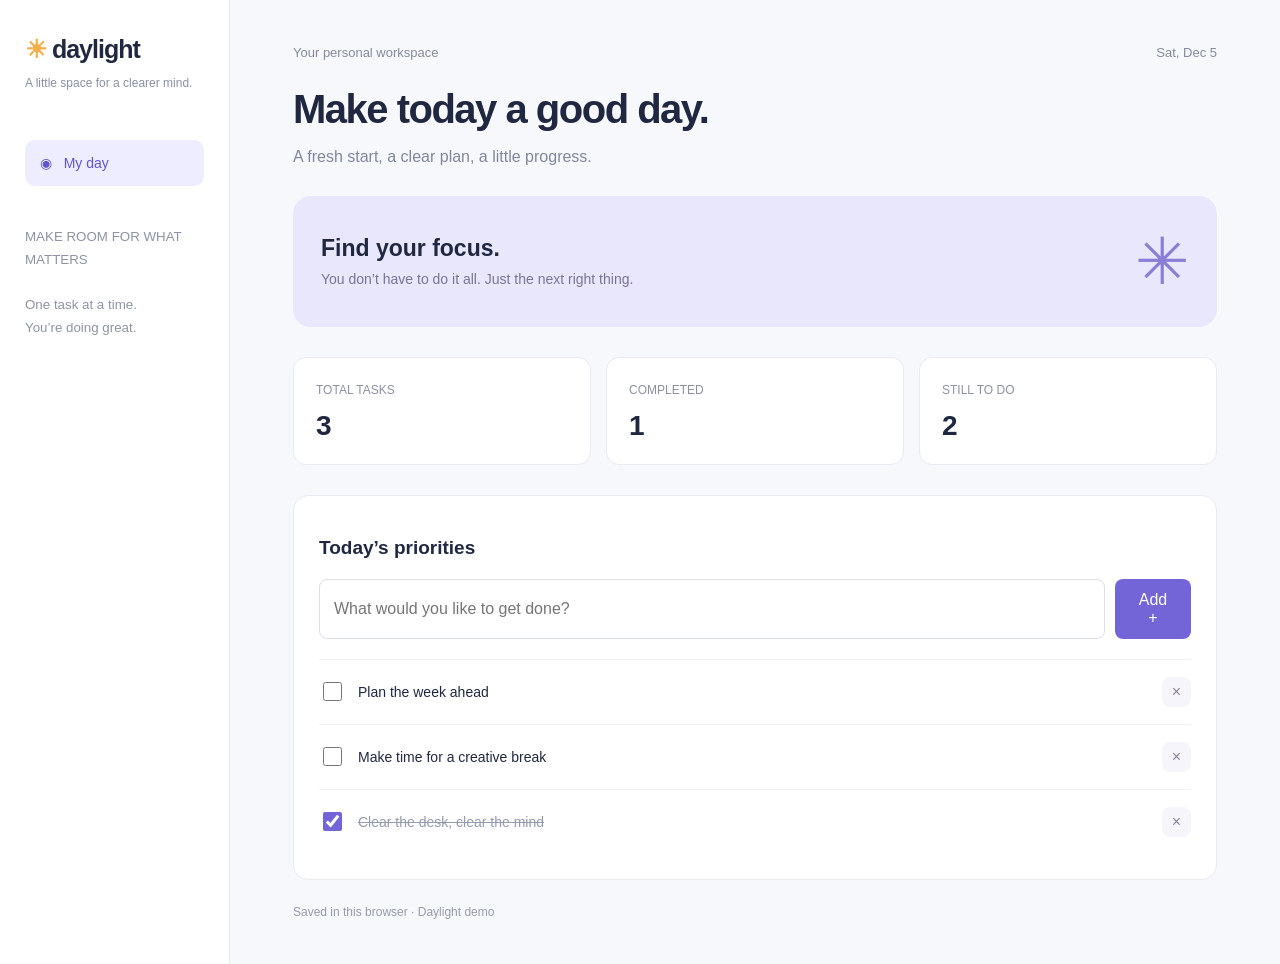
<file: planner/index.html>
<!doctype html><html lang="en"><head><meta charset="UTF-8"><meta name="viewport" content="width=device-width,initial-scale=1"><title>Daylight — Your daily planner</title><style>
*{box-sizing:border-box}body{margin:0;background:#f7f8fc;color:#202741;font-family:Arial,sans-serif}.layout{display:grid;grid-template-columns:230px 1fr;min-height:100vh}aside{background:white;border-right:1px solid #e7e9f1;padding:35px 25px}.brand{font-size:25px;font-weight:bold;letter-spacing:-1px}.sun{color:#f5ae48}aside p{font-size:12px;color:#8990a3;margin-bottom:50px}.nav{background:#eeedff;color:#6054cb;padding:15px;border-radius:10px;font-size:14px}aside small{display:block;margin-top:40px;color:#8d93a3;line-height:1.7}main{max-width:1100px;width:100%;padding:45px 6%;margin:auto}.top{display:flex;justify-content:space-between;color:#858b9d;font-size:13px}h1{font-size:40px;letter-spacing:-1.5px;margin-bottom:10px}.subtitle{color:#80879b}.banner{margin:30px 0;background:#e9e7fc;padding:28px;border-radius:18px;display:flex;align-items:center;justify-content:space-between}.banner h2{margin:0 0 9px;font-size:23px}.banner p{margin:0;color:#797496;font-size:14px}.flower{font-size:65px;color:#8a7ed7}.stats{display:grid;grid-template-columns:repeat(3,1fr);gap:15px}.stat{background:white;border:1px solid #e9eaf2;padding:22px;border-radius:13px}.stat span{color:#8b91a2;font-size:12px}.stat b{display:block;font-size:28px;margin-top:12px}section{margin-top:30px;background:white;border:1px solid #e9eaf2;padding:25px;border-radius:15px}h2{font-size:19px}form{display:flex;gap:10px;margin:20px 0}input[type=text]{width:100%;padding:14px;border:1px solid #dcdfea;border-radius:8px;font:inherit}button{background:#7365d8;color:white;border:0;border-radius:8px;padding:12px 19px;cursor:pointer;font:inherit}ul{list-style:none;padding:0;margin:0}li{display:flex;align-items:center;gap:13px;padding:17px 0;border-top:1px solid #f0f1f6}li span{flex:1;font-size:14px}li.done span{text-decoration:line-through;color:#959bae}input[type=checkbox]{width:19px;height:19px;accent-color:#7365d8}li button{background:#f6f5fc;color:#8a819f;padding:6px 10px}footer{color:#969bac;font-size:12px;margin-top:25px}@media(max-width:700px){.layout{grid-template-columns:1fr}aside{padding:20px}.nav,aside p,aside small{display:none}main{padding:25px 5%}h1{font-size:32px}.stat{padding:15px}.flower{font-size:45px}}
</style></head><body><div class="layout"><aside><div class="brand"><span class="sun">☀</span> daylight</div><p>A little space for a clearer mind.</p><div class="nav">◉ &nbsp; My day</div><small>MAKE ROOM FOR WHAT MATTERS<br><br>One task at a time.<br>You’re doing great.</small></aside><main><div class="top"><span>Your personal workspace</span><span id="date"></span></div><h1>Make today a good day.</h1><p class="subtitle">A fresh start, a clear plan, a little progress.</p><div class="banner"><div><h2>Find your focus.</h2><p>You don’t have to do it all. Just the next right thing.</p></div><div class="flower" aria-hidden="true">✳</div></div><div class="stats"><div class="stat"><span>TOTAL TASKS</span><b id="total">0</b></div><div class="stat"><span>COMPLETED</span><b id="completed">0</b></div><div class="stat"><span>STILL TO DO</span><b id="remaining">0</b></div></div><section><h2>Today’s priorities</h2><form id="form"><input id="task" type="text" maxlength="200" placeholder="What would you like to get done?" aria-label="New task" required><button>Add +</button></form><ul id="tasks"></ul><p id="empty" class="subtitle" hidden>A clear day ahead. Add your first task above.</p></section><footer>Saved in this browser · Daylight demo</footer></main></div><script>
let items;try{items=JSON.parse(localStorage.getItem('daylight-tasks'))}catch{}if(!Array.isArray(items))items=[{text:'Plan the week ahead',done:false},{text:'Make time for a creative break',done:false},{text:'Clear the desk, clear the mind',done:true}];items=items.filter(x=>x&&typeof x.text==='string'&&typeof x.done==='boolean');
const list=document.getElementById('tasks');function render(){list.replaceChildren();items.forEach((item,index)=>{const li=document.createElement('li');li.className=item.done?'done':'';const check=document.createElement('input');check.type='checkbox';check.checked=item.done;check.setAttribute('aria-label','Complete '+item.text);check.onchange=()=>{item.done=check.checked;render()};const label=document.createElement('span');label.textContent=item.text;const del=document.createElement('button');del.textContent='×';del.setAttribute('aria-label','Delete '+item.text);del.onclick=()=>{items.splice(index,1);render()};li.append(check,label,del);list.append(li)});const done=items.filter(x=>x.done).length;document.getElementById('total').textContent=items.length;document.getElementById('completed').textContent=done;document.getElementById('remaining').textContent=items.length-done;document.getElementById('empty').hidden=items.length>0;try{localStorage.setItem('daylight-tasks',JSON.stringify(items))}catch{}}
document.getElementById('form').onsubmit=e=>{e.preventDefault();const input=document.getElementById('task');if(input.value.trim()){items.push({text:input.value.trim(),done:false});input.value='';render()}};document.getElementById('date').textContent=new Date().toLocaleDateString(undefined,{weekday:'short',month:'short',day:'numeric'});render();
</script></body></html>
</file>
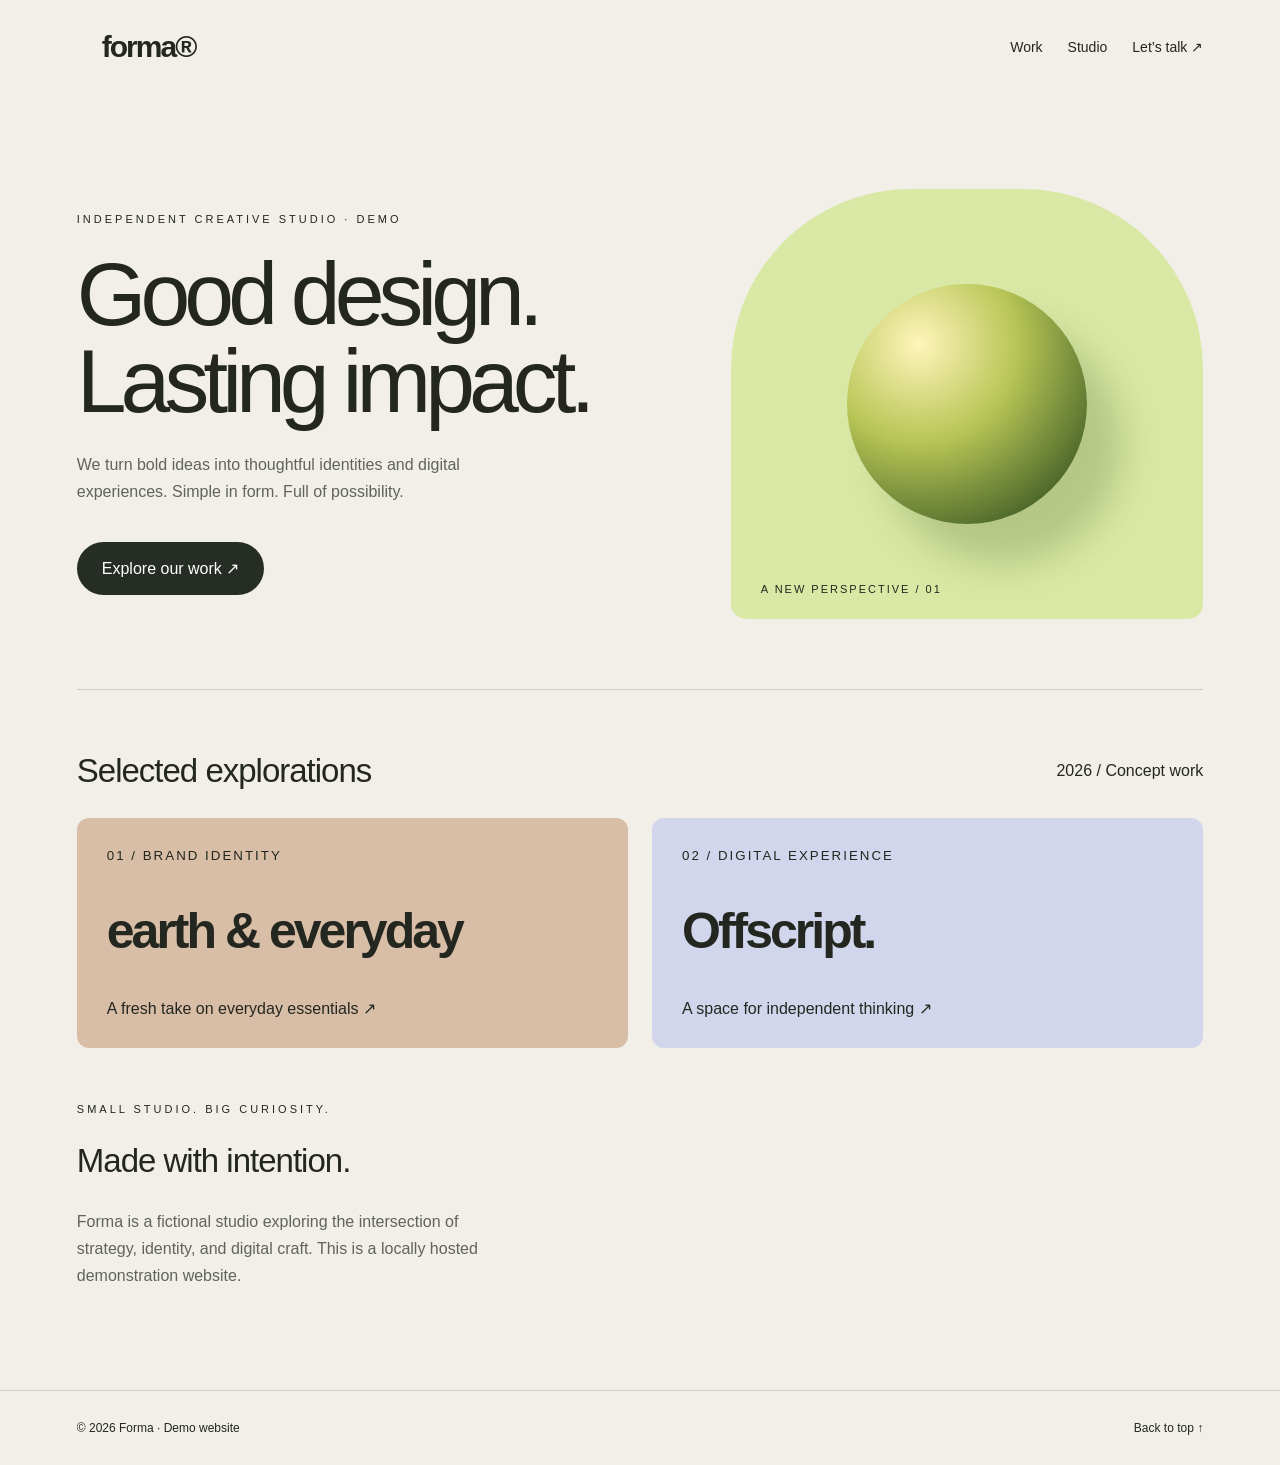
<file: studio/index.html>
<!doctype html><html lang="en"><head><meta charset="UTF-8"><meta name="viewport" content="width=device-width,initial-scale=1"><title>Forma — Independent design studio</title><style>
*{box-sizing:border-box}html{scroll-behavior:smooth}body{margin:0;background:#f1efe8;color:#23271f;font-family:Arial,sans-serif}nav,main,footer{max-width:1280px;margin:auto;padding:30px 6%}nav{display:flex;justify-content:space-between;align-items:center}.logo{font-weight:900;font-size:30px;letter-spacing:-2px}a{color:inherit;text-decoration:none}nav a{margin-left:25px;font-size:14px}.hero{padding:65px 0 70px;display:grid;grid-template-columns:1.3fr 1fr;gap:40px;align-items:center}.eyebrow{text-transform:uppercase;letter-spacing:3px;font-size:11px}h1{font-size:clamp(58px,7vw,105px);line-height:.97;letter-spacing:-6px;font-weight:500;margin:26px 0}p{line-height:1.7;color:#606459;max-width:430px}.button{display:inline-block;background:#262d24;color:white;padding:17px 25px;border-radius:30px;margin-top:20px}.art{height:430px;background:#d9e8a4;border-radius:180px 180px 15px 15px;position:relative;overflow:hidden;display:grid;place-items:center}.orb{width:240px;height:240px;border-radius:50%;background:radial-gradient(circle at 30% 25%,#fff5bb,#b7c555 40%,#415d26 85%);box-shadow:35px 40px 35px #526c3244}.art span{position:absolute;bottom:24px;left:30px;font-size:11px;letter-spacing:2px}.section-head{display:flex;justify-content:space-between;align-items:center;border-top:1px solid #cdd0c3;padding-top:35px}h2{font-size:33px;font-weight:500;letter-spacing:-1px}.projects{display:grid;grid-template-columns:1fr 1fr;gap:24px}.project{min-height:230px;padding:30px;border-radius:12px;background:#d8bda7;display:flex;flex-direction:column;justify-content:space-between}.project:nth-child(2){background:#d1d6ec}.project b{font-size:50px;letter-spacing:-3px}.project small{letter-spacing:2px}#about{padding:55px 0}footer{border-top:1px solid #cdd0c3;display:flex;justify-content:space-between;font-size:12px}@media(max-width:700px){.hero{grid-template-columns:1fr;padding-top:25px}h1{letter-spacing:-3px}.art{height:300px}.projects{grid-template-columns:1fr}nav a{margin-left:12px}}
</style></head><body><nav><a class="logo" href="#">forma®</a><div><a href="#work">Work</a><a href="#about">Studio</a><a href="mailto:hello@example.com">Let’s talk ↗</a></div></nav><main><section class="hero"><div><div class="eyebrow">Independent creative studio · Demo</div><h1>Good design.<br>Lasting impact.</h1><p>We turn bold ideas into thoughtful identities and digital experiences. Simple in form. Full of possibility.</p><a class="button" href="#work">Explore our work ↗</a></div><div class="art" aria-label="Sculptural green sphere"><div class="orb"></div><span>A NEW PERSPECTIVE / 01</span></div></section><section id="work"><div class="section-head"><h2>Selected explorations</h2><span>2026 / Concept work</span></div><div class="projects"><article class="project"><small>01 / BRAND IDENTITY</small><b>earth & everyday</b><span>A fresh take on everyday essentials ↗</span></article><article class="project"><small>02 / DIGITAL EXPERIENCE</small><b>Offscript.</b><span>A space for independent thinking ↗</span></article></div></section><section id="about"><div class="eyebrow">Small studio. Big curiosity.</div><h2>Made with intention.</h2><p>Forma is a fictional studio exploring the intersection of strategy, identity, and digital craft. This is a locally hosted demonstration website.</p></section></main><footer><span>© 2026 Forma · Demo website</span><a href="#">Back to top ↑</a></footer></body></html>
</file>
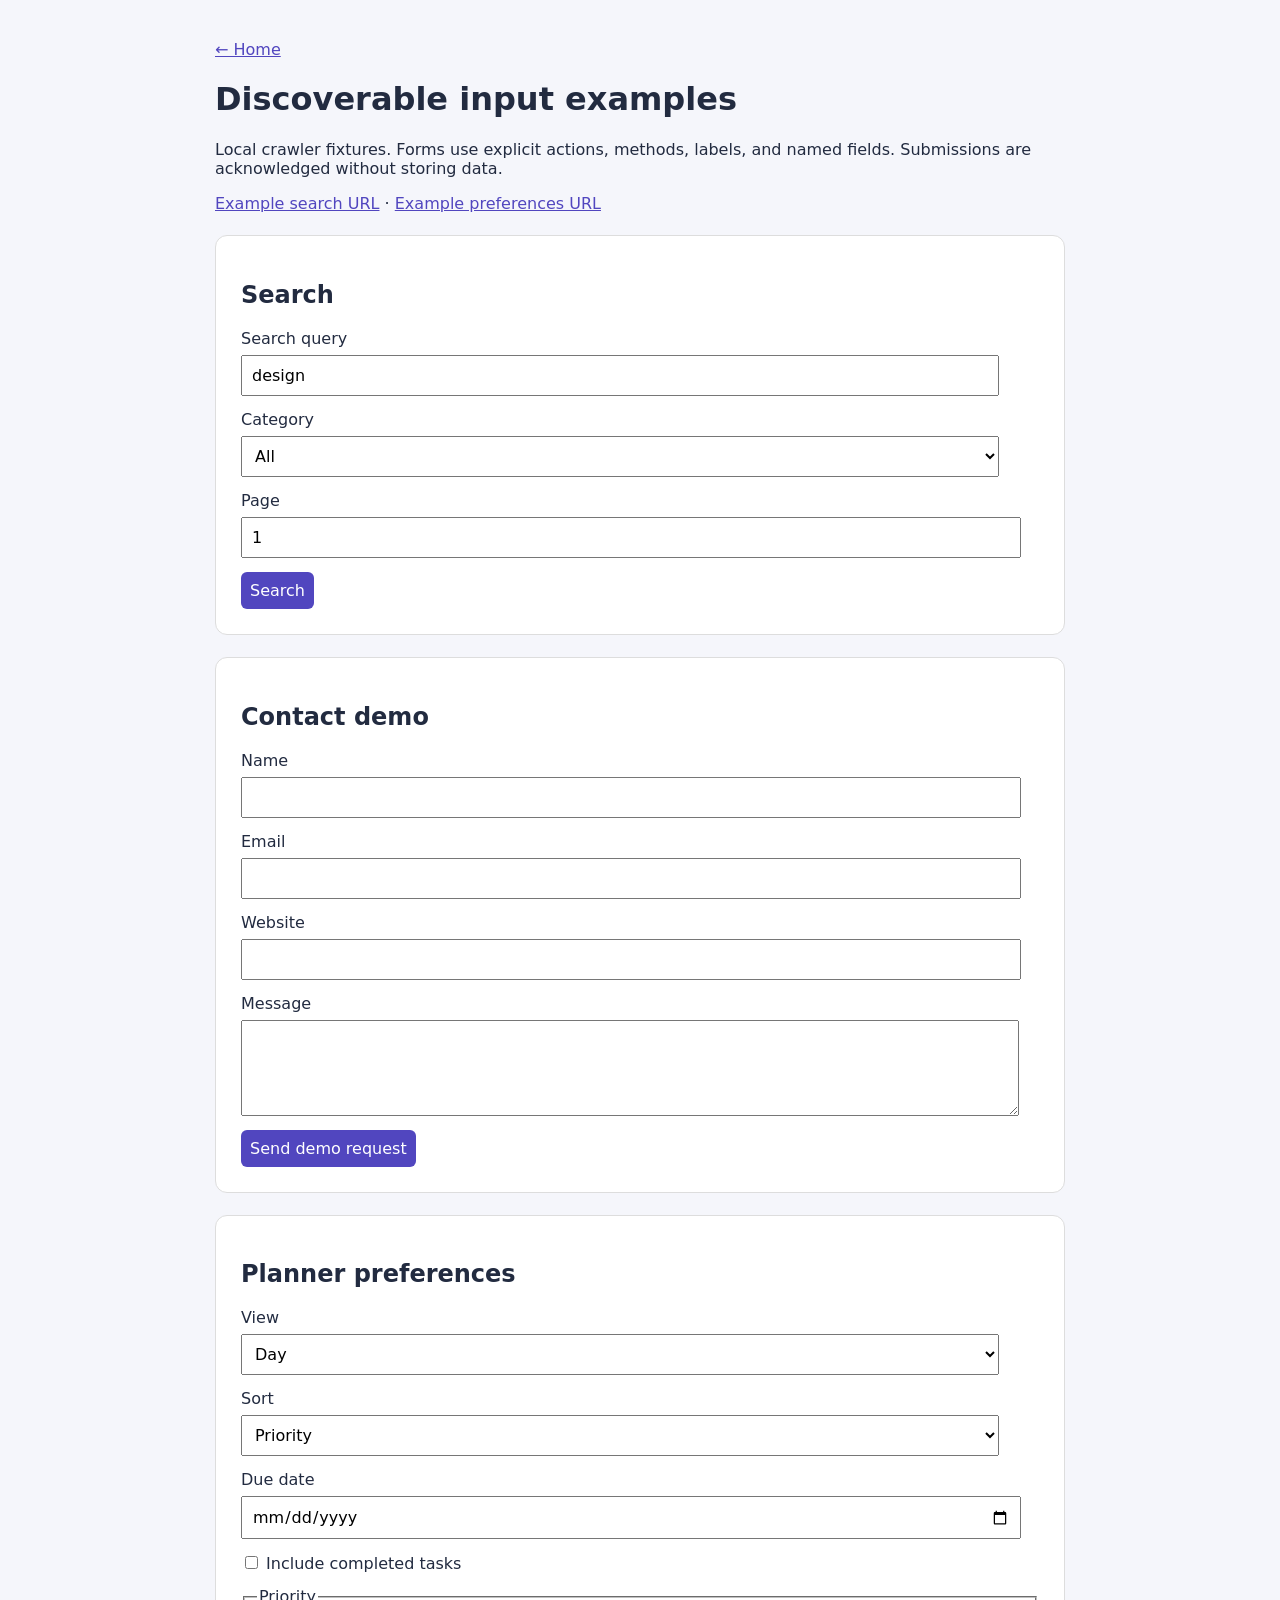
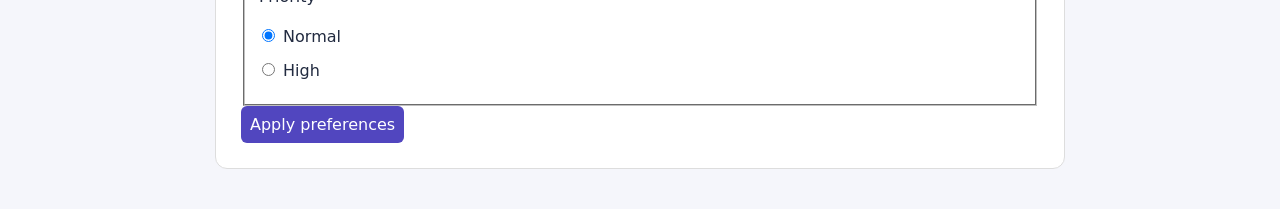
<file: crawl-inputs.html>
<!doctype html>
<html lang="en">
<head><meta charset="utf-8"><meta name="viewport" content="width=device-width,initial-scale=1"><title>Crawler input examples</title>
<style>body{font:16px system-ui;background:#f5f6fb;color:#222b40;max-width:850px;margin:40px auto;padding:0 20px}form{background:white;padding:25px;margin:22px 0;border:1px solid #ddd;border-radius:12px}label{display:block;margin:14px 0}input,select,textarea,button{font:inherit;padding:9px;max-width:100%}input:not([type=checkbox]):not([type=radio]),select,textarea{display:block;width:95%;margin-top:7px}button{background:#5146bf;color:white;border:0;border-radius:6px}a{color:#5146bf}</style></head>
<body><a href="/">← Home</a><h1>Discoverable input examples</h1><p>Local crawler fixtures. Forms use explicit actions, methods, labels, and named fields. Submissions are acknowledged without storing data.</p>
<nav><a href="/search?q=design&amp;category=branding&amp;page=1">Example search URL</a> · <a href="/preferences?view=week&amp;sort=priority">Example preferences URL</a></nav>
<form action="/search" method="get"><h2>Search</h2>
<label for="q">Search query<input id="q" name="q" type="search" value="design"></label>
<label for="category">Category<select id="category" name="category"><option value="all">All</option><option value="branding">Branding</option><option value="web">Web</option></select></label>
<label for="page">Page<input id="page" name="page" type="number" min="1" max="10" value="1"></label><button type="submit">Search</button></form>
<form action="/contact" method="post"><h2>Contact demo</h2>
<label for="name">Name<input id="name" name="name" type="text" autocomplete="name" required></label>
<label for="email">Email<input id="email" name="email" type="email" autocomplete="email" required></label>
<label for="website">Website<input id="website" name="website" type="url"></label>
<label for="message">Message<textarea id="message" name="message" rows="4"></textarea></label>
<input name="source" type="hidden" value="crawler-demo"><button type="submit">Send demo request</button></form>
<form action="/preferences" method="get"><h2>Planner preferences</h2>
<label for="view">View<select id="view" name="view"><option value="day">Day</option><option value="week">Week</option></select></label>
<label for="sort">Sort<select id="sort" name="sort"><option value="priority">Priority</option><option value="date">Date</option></select></label>
<label for="due">Due date<input id="due" name="due" type="date"></label>
<label><input name="completed" type="checkbox" value="true"> Include completed tasks</label>
<fieldset><legend>Priority</legend><label><input type="radio" name="priority" value="normal" checked> Normal</label><label><input type="radio" name="priority" value="high"> High</label></fieldset>
<button type="submit">Apply preferences</button></form></body></html>
</file>
